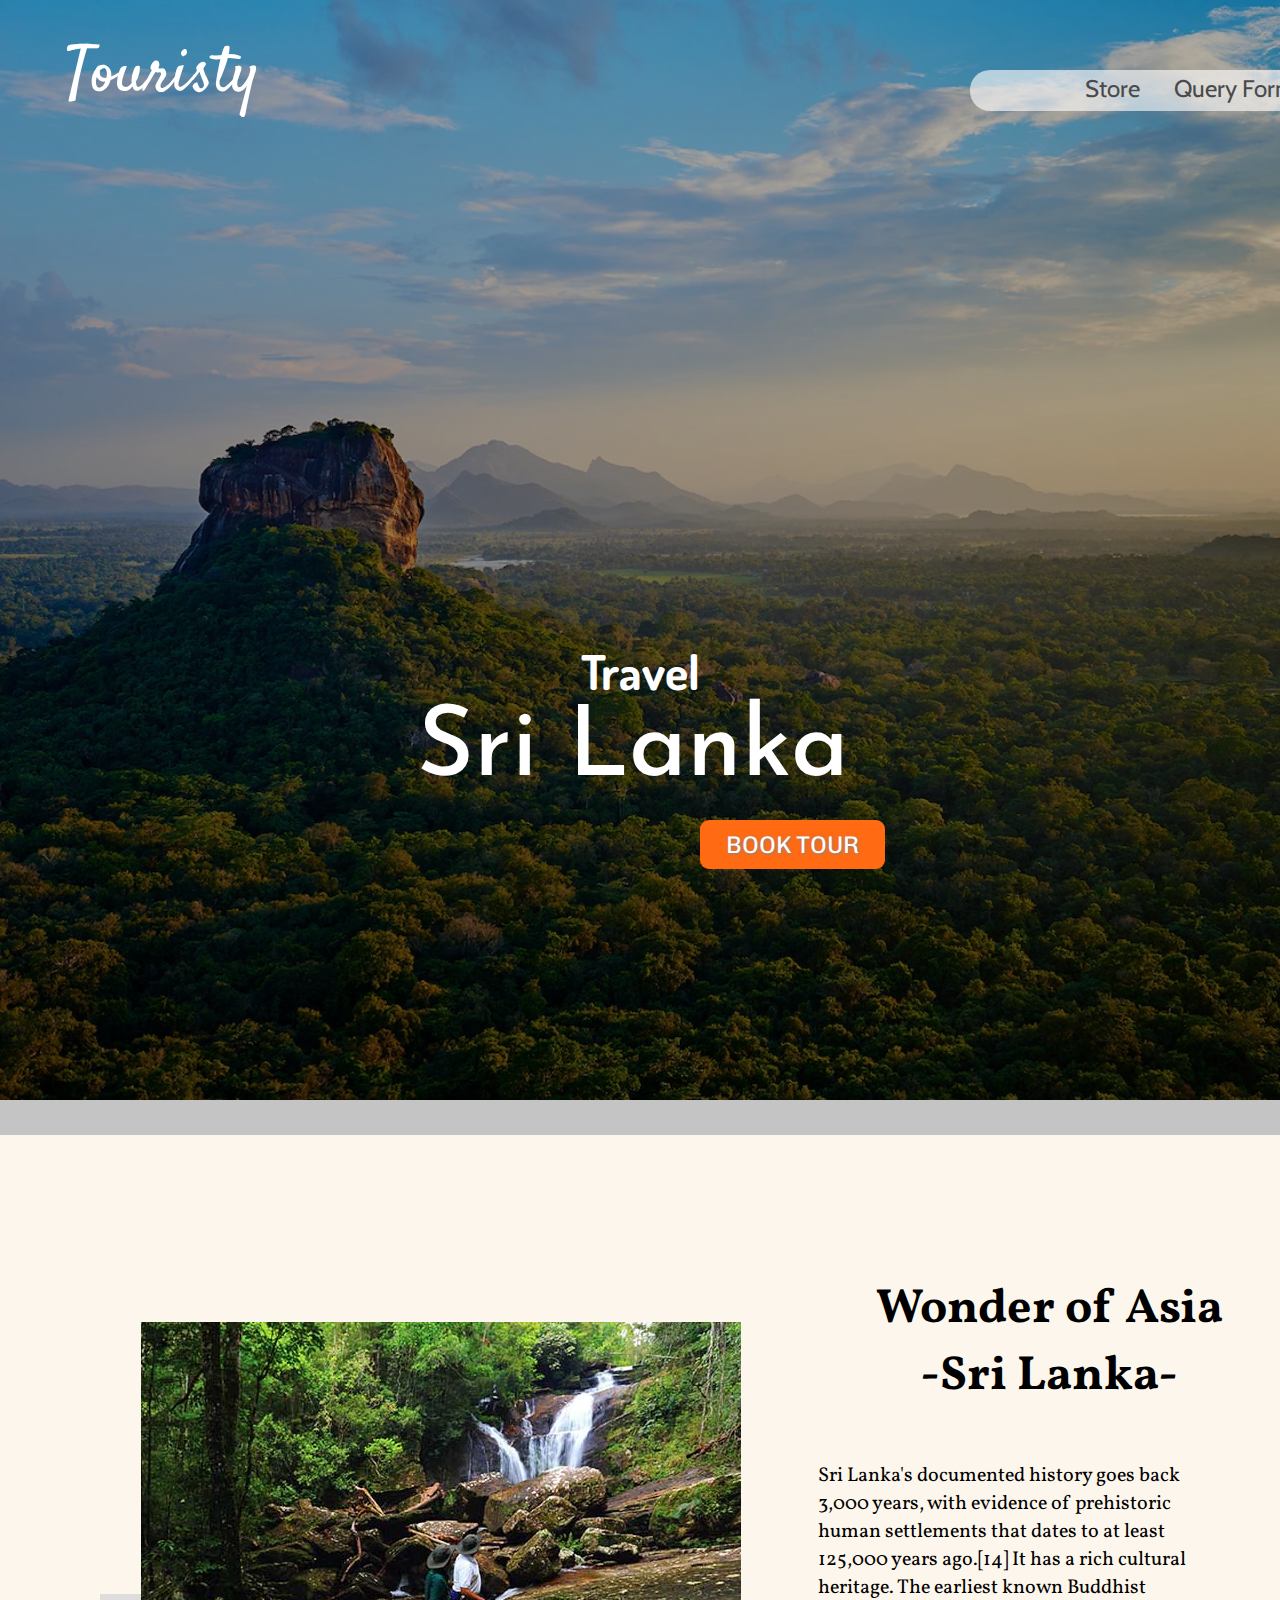
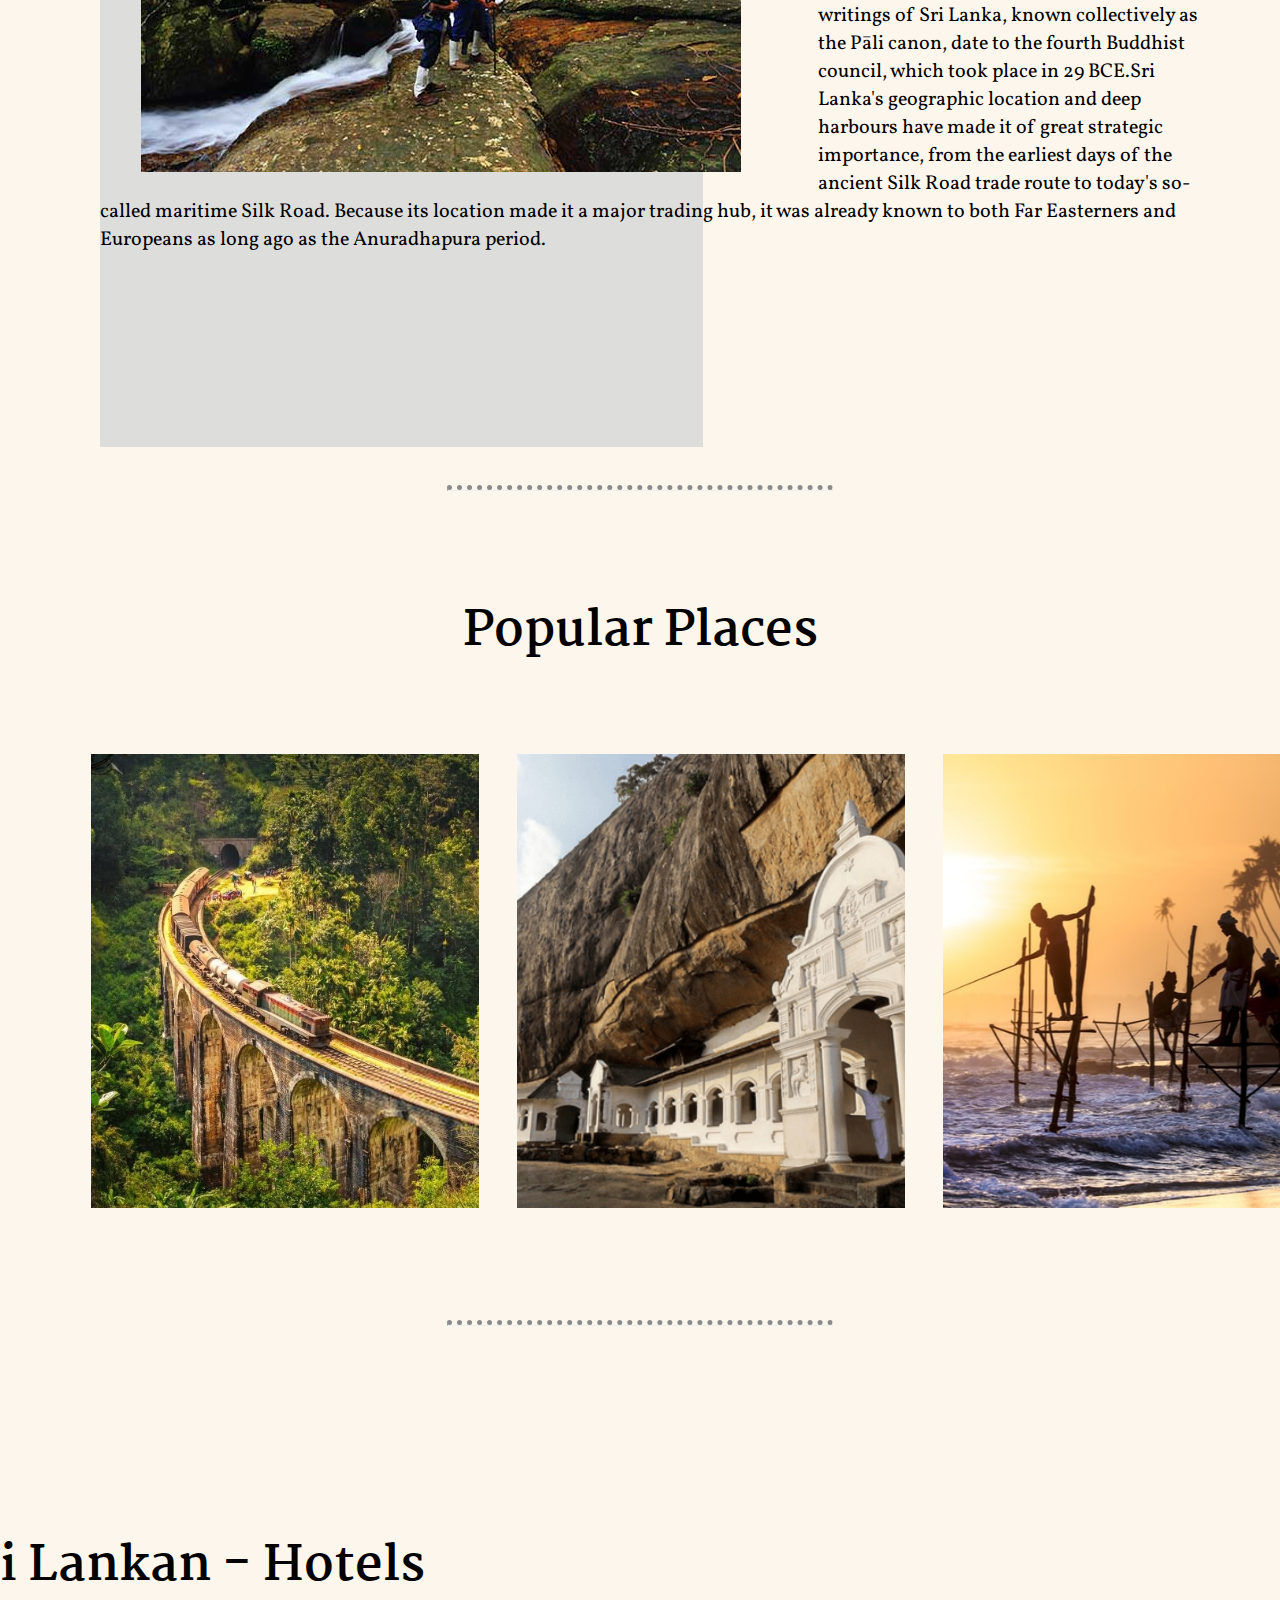
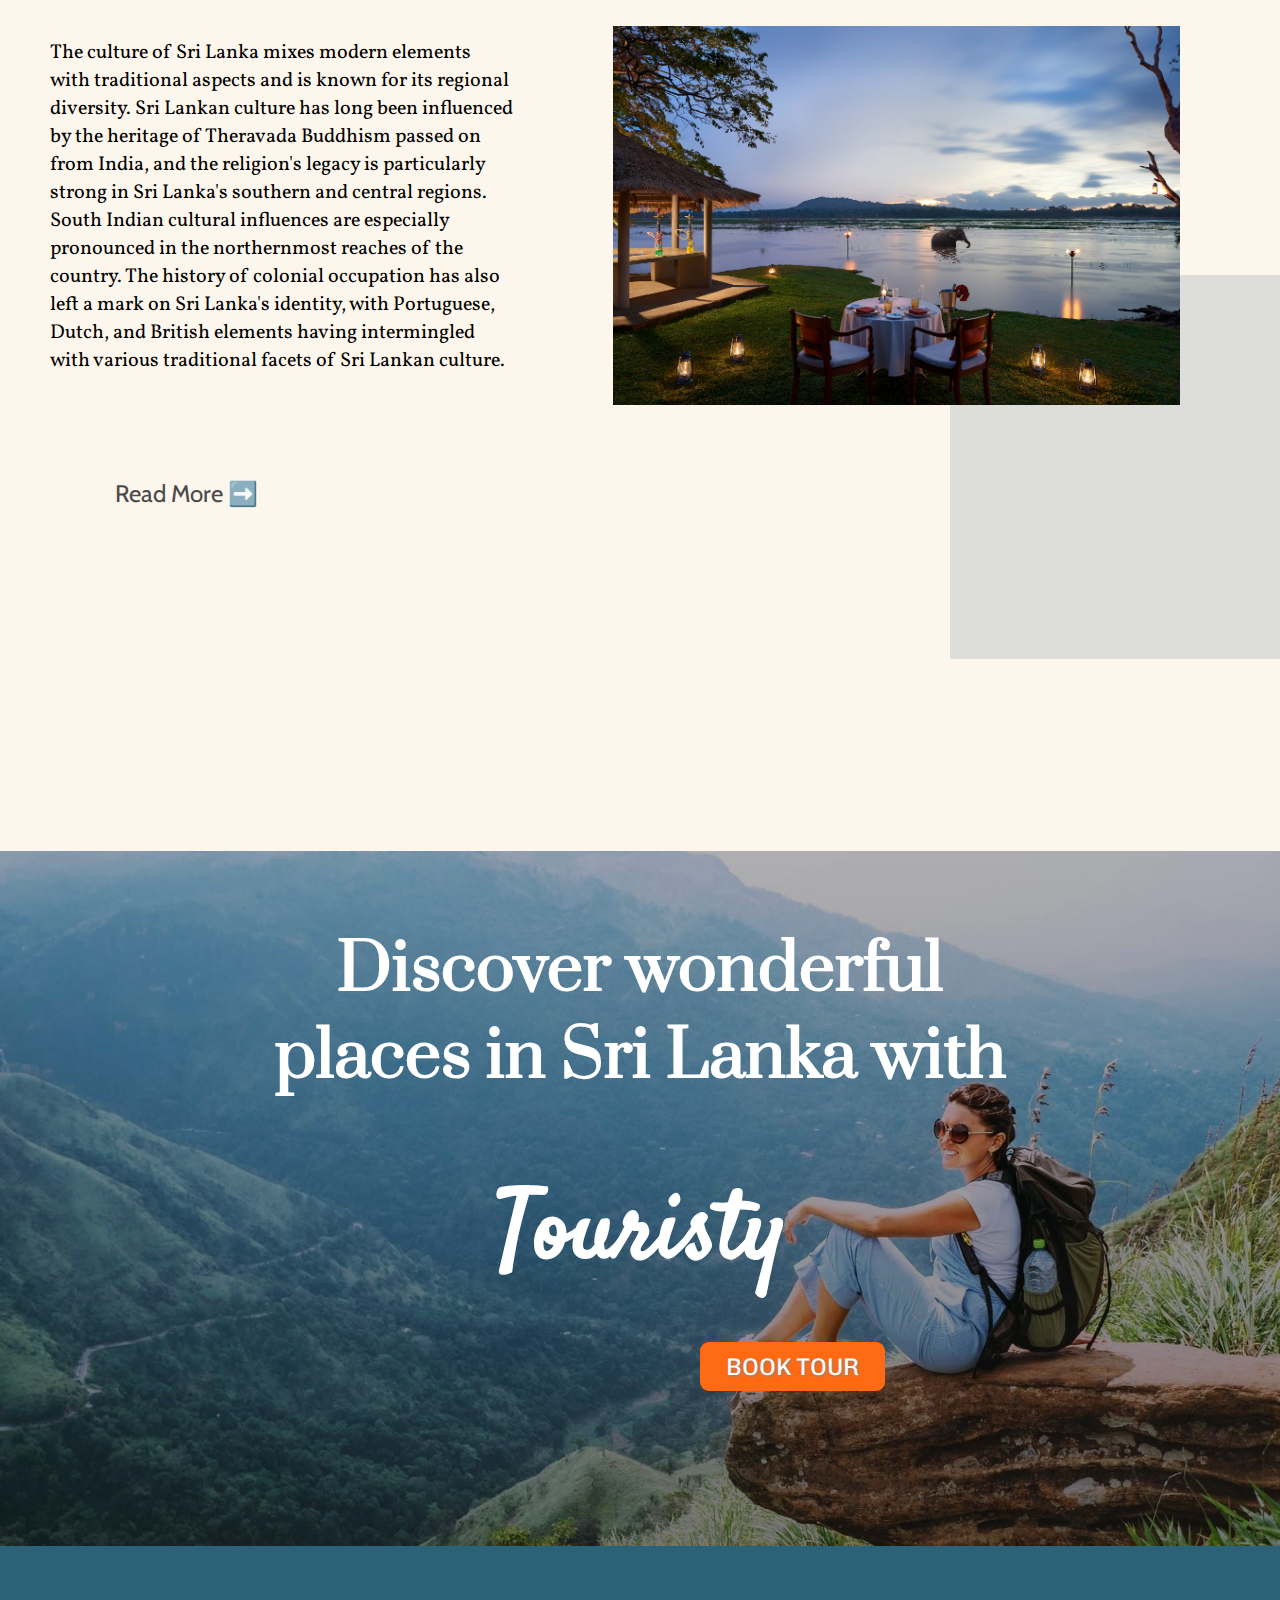
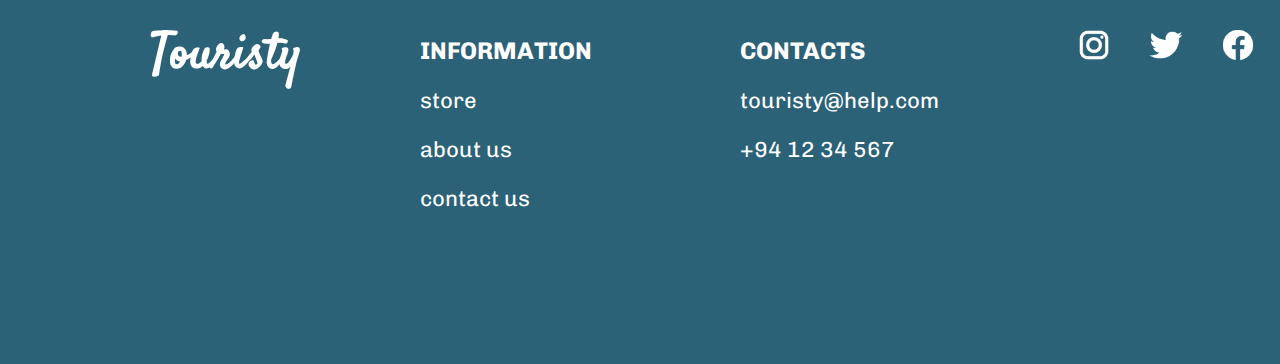
<file: index.html>
<!DOCTYPE html>
<html lang="en">
  <head>
    <meta charset="UTF-8" />
    <meta name="viewport" content="width=device-width, initial-scale=1.0" />
    <link rel="stylesheet" type="text/css" href="style.css" />
    <link rel="icon" href="favicon (1).ico" />
    <title>Touristy</title>
  </head>
  <body>
    <div class="hero-wrapper">
      <div class="nav-bar">
        <div class="logo-wrapper">
          <a class="logo" href="index.html">Touristy</a>
        </div>
        <div class="nav-links">
          <a class="menu-item" href="ProductPurchase.html">Store</a>
          <a class="menu-item" href="QueryForm.html">Query Form</a>
          <a class="menu-item" href="contact-us.html">Contact Us</a>
          <a href="#footer"><img class="menu" src="hamburger.png" /></a>
        </div>
      </div>
      <div class="main-topic">
        <h2 class="trav">Travel</h2>
        <span class="sri">Sri Lanka</span>
        <a href="QueryForm.html"><div class="btn">BOOK TOUR</div></a>
      </div>
    </div>
    <div class="grey-border"></div>
    <div class="about-srilanka">
      <img class="sinharaja-img" src="sinharaja.jpg" alt="sinharaja image" />
      <div class="second-sector">
        <h1 class="second-topic">
          Wonder of Asia <br />
          -Sri Lanka-
        </h1>
        <p class="abt-para">
          Sri Lanka's documented history goes back 3,000 years, with evidence of
          prehistoric human settlements that dates to at least 125,000 years
          ago.[14] It has a rich cultural heritage. The earliest known Buddhist
          writings of Sri Lanka, known collectively as the Pāli canon, date to
          the fourth Buddhist council, which took place in 29 BCE.Sri Lanka's
          geographic location and deep harbours have made it of great strategic
          importance, from the earliest days of the ancient Silk Road trade
          route to today's so-called maritime Silk Road. Because its location
          made it a major trading hub, it was already known to both Far
          Easterners and Europeans as long ago as the Anuradhapura period.
        </p>
        <div class="grey-box"></div>
      </div>
    </div>
    <hr class="dotted-line-two" />
    <div class="places">
      <h1 class="third-topic">Popular Places</h1>
      <div class="grid-container">
        <div class="image">
          <img
            class="popular-places-img"
            src="demodara.jfif"
            alt="demodara-image"
          />
        </div>
        <div class="image">
          <img
            class="popular-places-img"
            src="gal wiharaya.png"
            alt="galvihara-image"
          />
        </div>
        <div class="image">
          <img
            class="popular-places-img"
            src="hikkaduwa.jpg"
            alt="hikkaduwa-image"
          />
        </div>
      </div>
      <hr class="dotted-line" />
      <div class="hotels">
        <img class="hotel-image" src="hotel.jpg" alt="hotel-img" />
        <h1 class="fourth-topic">Sri Lankan - Hotels</h1>
        <p class="hotels-para">
          The culture of Sri Lanka mixes modern elements with traditional
          aspects and is known for its regional diversity. Sri Lankan culture
          has long been influenced by the heritage of Theravada Buddhism passed
          on from India, and the religion's legacy is particularly strong in Sri
          Lanka's southern and central regions. South Indian cultural influences
          are especially pronounced in the northernmost reaches of the country.
          The history of colonial occupation has also left a mark on Sri Lanka's
          identity, with Portuguese, Dutch, and British elements having
          intermingled with various traditional facets of Sri Lankan culture.
        </p>
        <div class="grey-box-two"></div>
        <a
          class="read-more"
          href="https://www.tourismmin.gov.lk/web/index.php/si/"
          >Read More ➡️</a
        >
      </div>
    </div>
    <div class="final-wrapper">
      <div class="tag-line">
        <h1 class="tag">
          Discover wonderful <br />
          places in Sri Lanka with
        </h1>
        <h1 class="site-name">Touristy</h1>
      </div>
      <a href="Query Form.html"><div class="btn">BOOK TOUR</div></a>
    </div>
    <div id="footer" class="footer-section">
      <div class="footer-container">
        <div class="section-one">
          <h1 class="logo-name">Touristy</h1>
        </div>
        <div class="section-two">
          <h2 class="footer-topics">INFORMATION</h2>
          <h3 class="footer-details">store</h3>
          <h3 class="footer-details">about us</h3>
          <h3 class="footer-details">contact us</h3>
        </div>
        <div class="section-three">
          <h2 class="footer-topics">CONTACTS</h2>
          <h3 class="footer-details">touristy@help.com</h3>
          <h3 class="footer-details">+94 12 34 567</h3>
        </div>
        <div class="section-four">
          <a href="https://www.instagram.com/"
            ><img class="social-links" src="insta.png"
          /></a>
          <a href="https://twitter.com/">
            <img class="social-links" src="twitter.png"
          /></a>
          <a href="https://www.facebook.com/"
            ><img class="social-links" src="facebook.png"
          /></a>
        </div>
      </div>
    </div>
  </body>
</html>
</file>
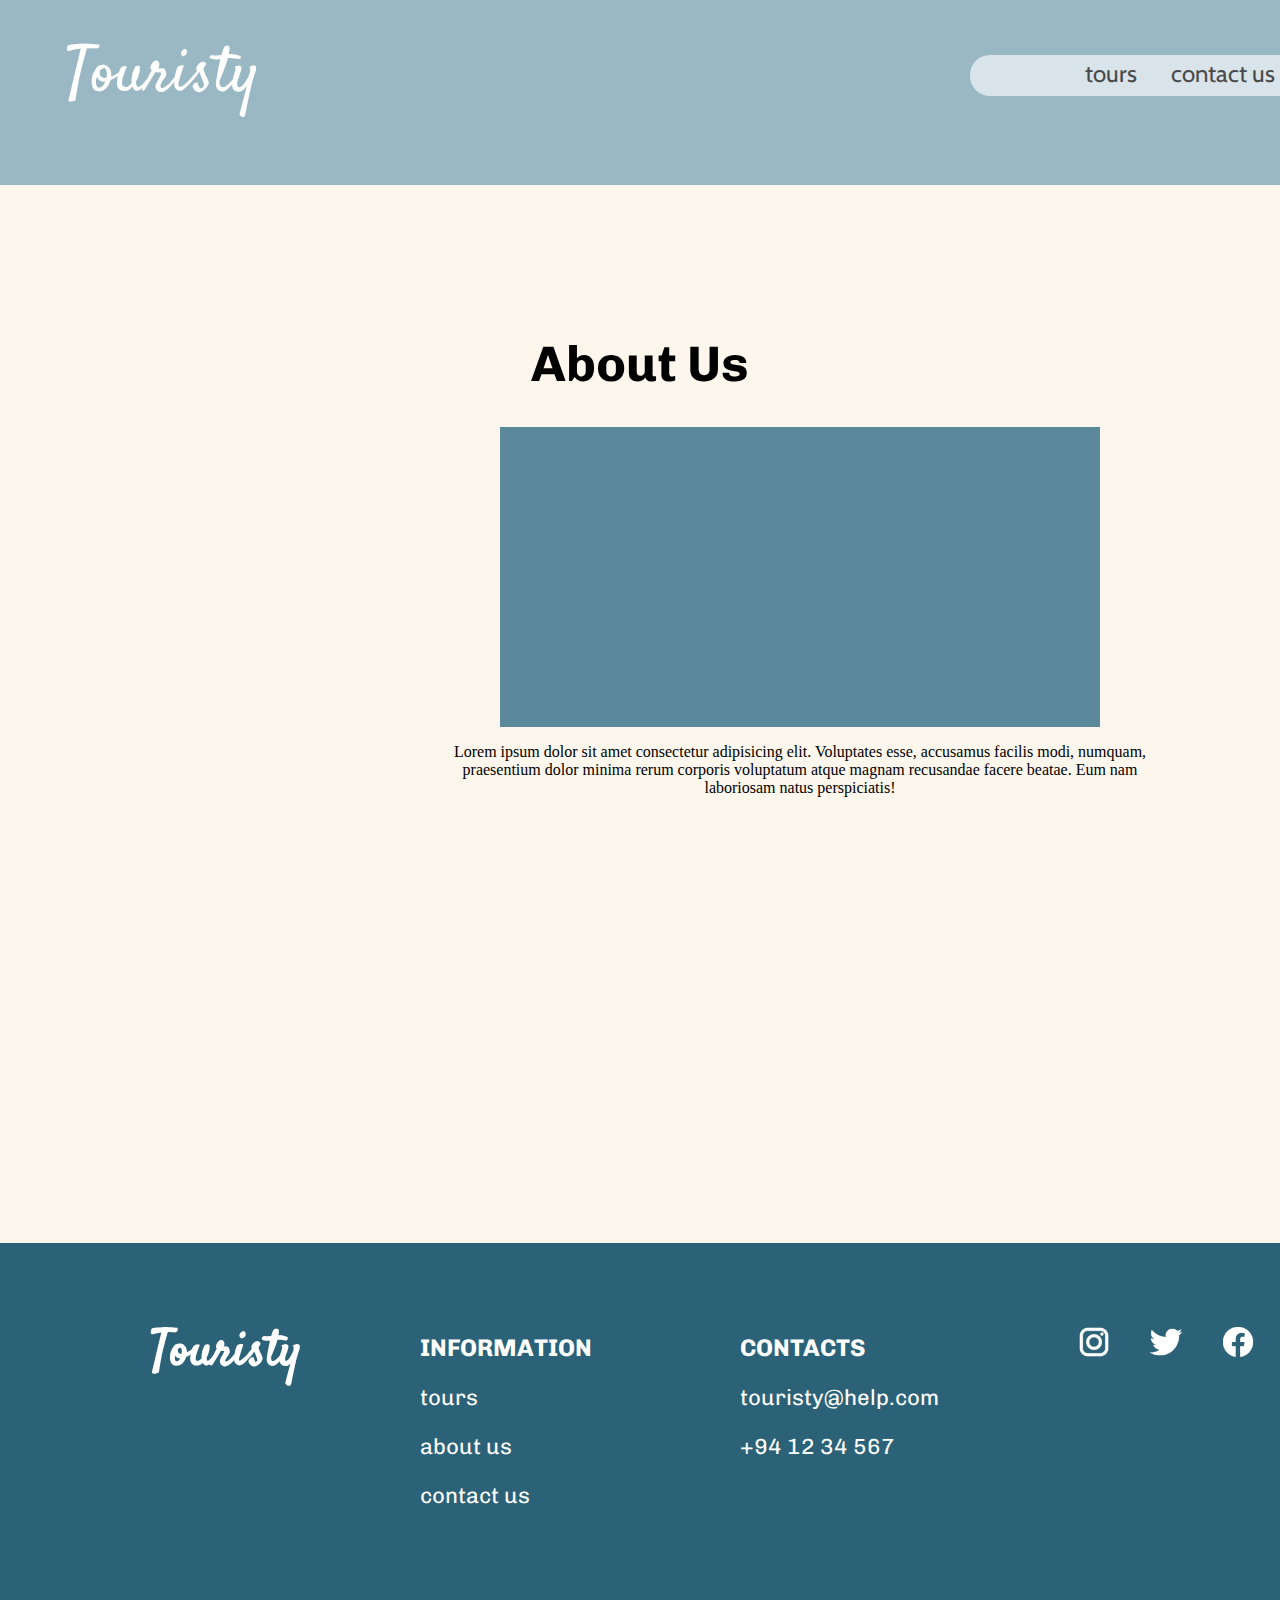
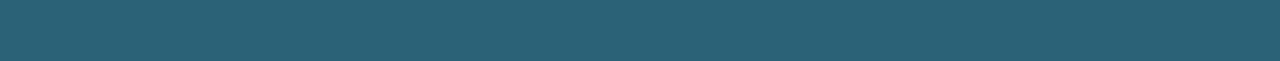
<file: about-us.html>
<!DOCTYPE html>
<html lang="en">
  <head>
    <meta charset="UTF-8" />
    <meta http-equiv="X-UA-Compatible" content="IE=edge" />
    <meta name="viewport" content="width=device-width, initial-scale=1.0" />
    <link rel="stylesheet" type="text/css" href="style.css" />
    <link rel="icon" href="favicon (1).ico" />
    <title>About-Us</title>
  </head>
  <body>
    <div class="logo-wrapper">
      <a class="logo" href="index.html">Touristy</a>
      <div class="header-wrapper"></div>
      <div class="nav-links">
        <a class="menu-item" href="tours.html">tours</a>
        <a class="menu-item" href="contact-us.html">contact us</a>
        <a href="#footer"><img class="menu" src="hamburger.png" /></a>
      </div>
    </div>
    <h1 class="about-us-topic">About Us</h1>
    <div class="pic-container">
      <div class="student"></div>
      <div class="student"></div>
    </div>
    <div class="about-para">
      <p class="details">
        Lorem ipsum dolor sit amet consectetur adipisicing elit. Voluptates
        esse, accusamus facilis modi, numquam, praesentium dolor minima rerum
        corporis voluptatum atque magnam recusandae facere beatae. Eum nam
        laboriosam natus perspiciatis!
      </p>
    </div>
    <div id="footer" class="footer-section">
      <div class="footer-container">
        <div class="section-one">
          <h1 class="logo-name">Touristy</h1>
        </div>
        <div class="section-two">
          <h2 class="footer-topics">INFORMATION</h2>
          <h3 class="footer-details">tours</h3>
          <h3 class="footer-details">about us</h3>
          <h3 class="footer-details">contact us</h3>
        </div>
        <div class="section-three">
          <h2 class="footer-topics">CONTACTS</h2>
          <h3 class="footer-details">touristy@help.com</h3>
          <h3 class="footer-details">+94 12 34 567</h3>
        </div>
        <div class="section-four">
          <a href="https://www.instagram.com/"
            ><img class="social-links" src="insta.png"
          /></a>
          <a href="https://twitter.com/">
            <img class="social-links" src="twitter.png"
          /></a>
          <a href="https://www.facebook.com/"
            ><img class="social-links" src="facebook.png"
          /></a>
        </div>
      </div>
    </div>
  </body>
</html>
</file>
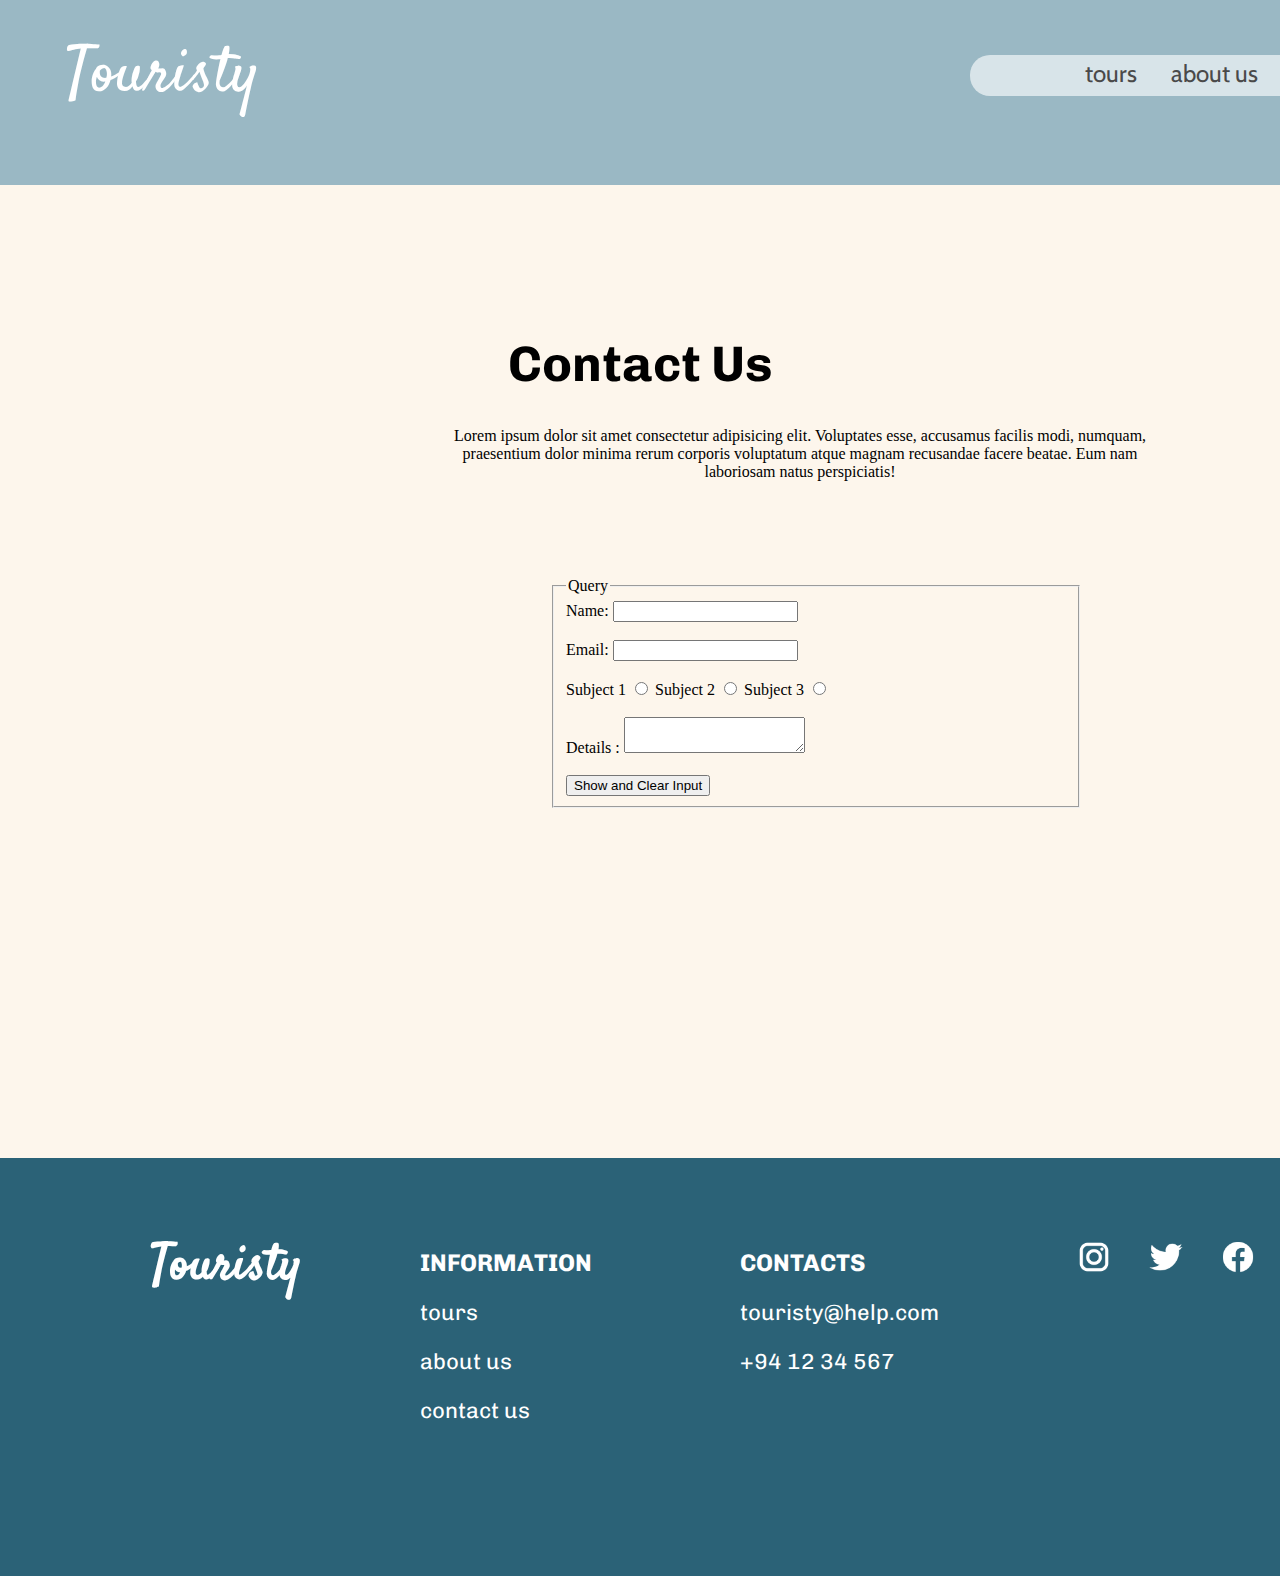
<file: contact-us.html>
<!DOCTYPE html>
<html lang="en">
  <head>
    <meta charset="UTF-8" />
    <meta http-equiv="X-UA-Compatible" content="IE=edge" />
    <meta name="viewport" content="width=device-width, initial-scale=1.0" />
    <link rel="stylesheet" type="text/css" href="style.css" />
    <link rel="icon" href="favicon (1).ico" />
    <title>Contact-us</title>
    <script>
      function showAndClearField(myFormRef) {
        //let name = document.f1.fname.value;
        //alert(name);

        let dname = myFormRef.fname.value;
        let gname = myFormRef.jaddress.value;
        let selectRadioOption = getRadioValue(myFormRef.subject);

        if (gname == "") {
          alert("Details Should be filled out");
        } else {
          alert(gname);
          myFormRef.jaddress.value = "";
        }

        if (dname == "") {
          alert("Name Must be Filled Out");
        } else {
          alert(dname);
          myFormRef.fname.value = "";
        }

        if (selectRadioOption == "1") {
          alert("You have chosen Subject 1");
        } else if (selectRadioOption == "2") {
          alert("You have chosen subject 2");
        } else if (selectRadioOption == "3") {
          alert("You have chosen Subject 3");
        }
      }

      function getRadioValue(radioArray) {
        for (let i = 0; i < radioArray.lenght; i++) {
          if (radioArray[i].checked) {
            return radioArray[i].value;
          }
        }
      }
    </script>
  </head>
  <body>
    <div class="logo-wrapper">
      <a class="logo" href="index.html">Touristy</a>
      <div class="header-wrapper"></div>
      <div class="nav-links">
        <a class="menu-item" href="tours.html">tours</a>
        <a class="menu-item" href="about-us.html">about us</a>
        <a href="#footer"><img class="menu" src="hamburger.png" /></a>
      </div>
    </div>
    <h1 class="about-us-topic">Contact Us</h1>
    <div class="about-para">
      <p class="details">
        Lorem ipsum dolor sit amet consectetur adipisicing elit. Voluptates
        esse, accusamus facilis modi, numquam, praesentium dolor minima rerum
        corporis voluptatum atque magnam recusandae facere beatae. Eum nam
        laboriosam natus perspiciatis!
      </p>
    </div>
    <form class="form" name="f1" action="mailto::*" method="">
      <fieldset class="fieled-set" name="f2" id="f-2">
        <legend class="box">Query</legend>
        <label for="fname">Name:</label>
        <input type="text" name="name" id="fname" size="20" />
        <br /><br />
        <label for="email">Email:</label>
        <input type="email" name="email" id="email" />
        <br /><br />
        <label for="subject 1">Subject 1</label>
        <input type="radio" name="subject" id="subject 1" value="1" />
        <label for="subject 2">Subject 2</label>
        <input type="radio" name="subject" id="subject 2" value="2" />
        <label for="subject 3">Subject 3</label>
        <input type="radio" name="subject" id="subject 3" value="3" />
        <br /><br />
        <label for="jaddress" cols="6" rows="100">Details :</label>
        <textarea name="address" id="jaddress"> </textarea>
        <br /><br />
        <input
          type="button"
          value="Show and Clear Input"
          onclick="showAndClearField(this.form);"
        />
      </fieldset>
    </form>

    <div id="footer" class="footer-section">
      <div class="footer-container">
        <div class="section-one">
          <h1 class="logo-name">Touristy</h1>
        </div>
        <div class="section-two">
          <h2 class="footer-topics">INFORMATION</h2>
          <h3 class="footer-details">tours</h3>
          <h3 class="footer-details">about us</h3>
          <h3 class="footer-details">contact us</h3>
        </div>
        <div class="section-three">
          <h2 class="footer-topics">CONTACTS</h2>
          <h3 class="footer-details">touristy@help.com</h3>
          <h3 class="footer-details">+94 12 34 567</h3>
        </div>
        <div class="section-four">
          <a href="https://www.instagram.com/"
            ><img class="social-links" src="insta.png"
          /></a>
          <a href="https://twitter.com/">
            <img class="social-links" src="twitter.png"
          /></a>
          <a href="https://www.facebook.com/"
            ><img class="social-links" src="facebook.png"
          /></a>
        </div>
      </div>
    </div>
  </body>
</html>
</file>
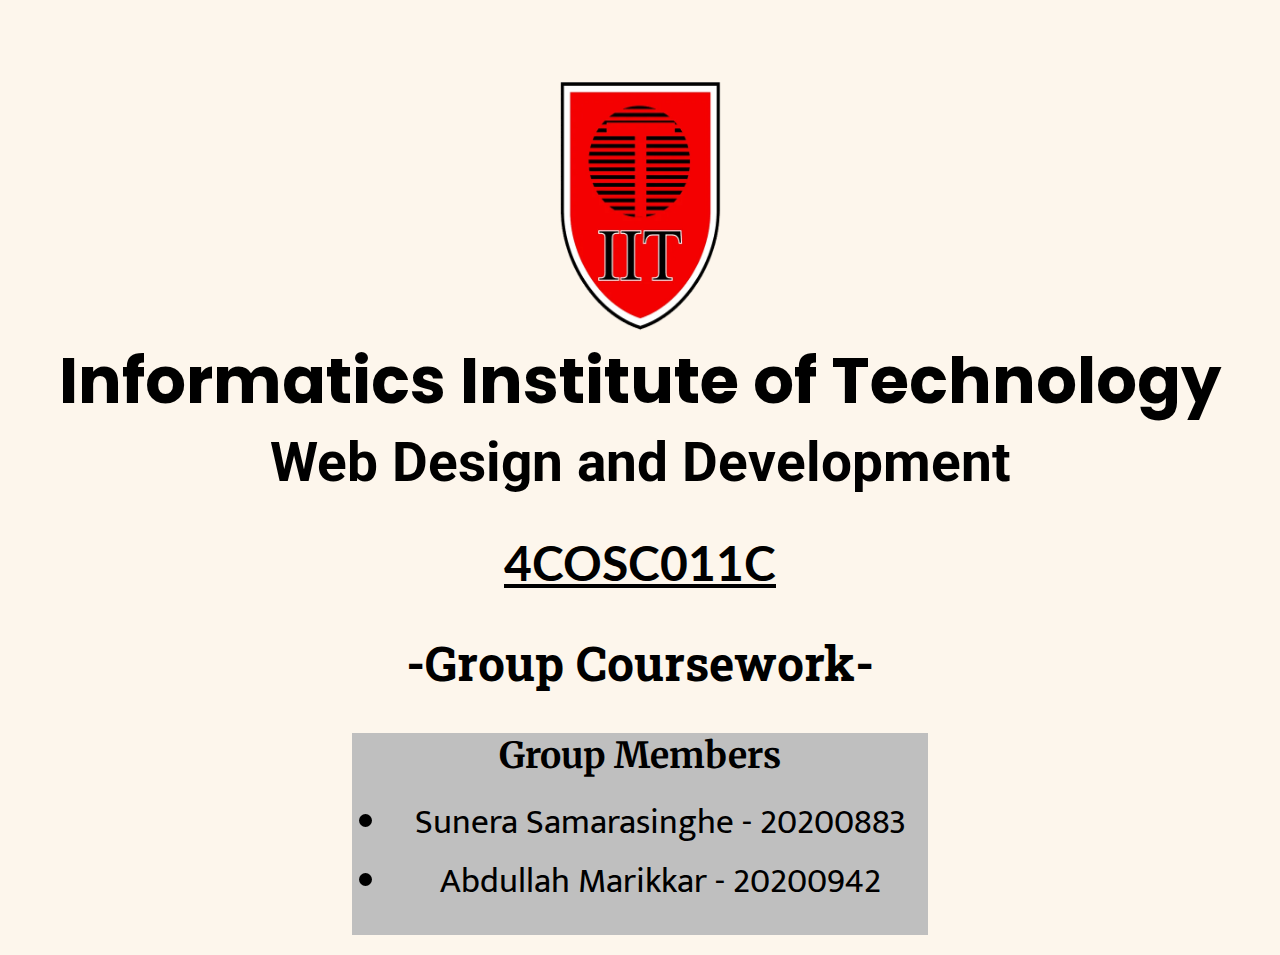
<file: introduction.html>
<!DOCTYPE html>
<html lang="en">
  <head>
    <meta charset="UTF-8" />
    <meta http-equiv="refresh" content="4; index.html" />
    <meta name="viewport" content="width=device-width, initial-scale=1.0" />
    <link rel="stylesheet" tyoe="text/css" href="style.css" />
    <title>Group - B10</title>
  </head>
  <body>
    <dev class="intro-wrapper">
      <img class="iit-logo" src="iit-logo.jpg" alt="iit-logo" />
      <h1 class="iit-name">Informatics Institute of Technology</h1>
      <h2 class="module-name">Web Design and Development</h2>
      <h2 class="module-number">4COSC011C</h2>
      <h2 class="cw-type">-Group Coursework-</h2>
      <dev class="group-one">
        <h2 class="group-members">Group Members</h2>
        <ul class="names">
          <li>Sunera Samarasinghe - 20200883</li>
          <li>Abdullah Marikkar - 20200942</li>
        </ul>
      </dev>
    </dev>
  </body>
</html>
</file>
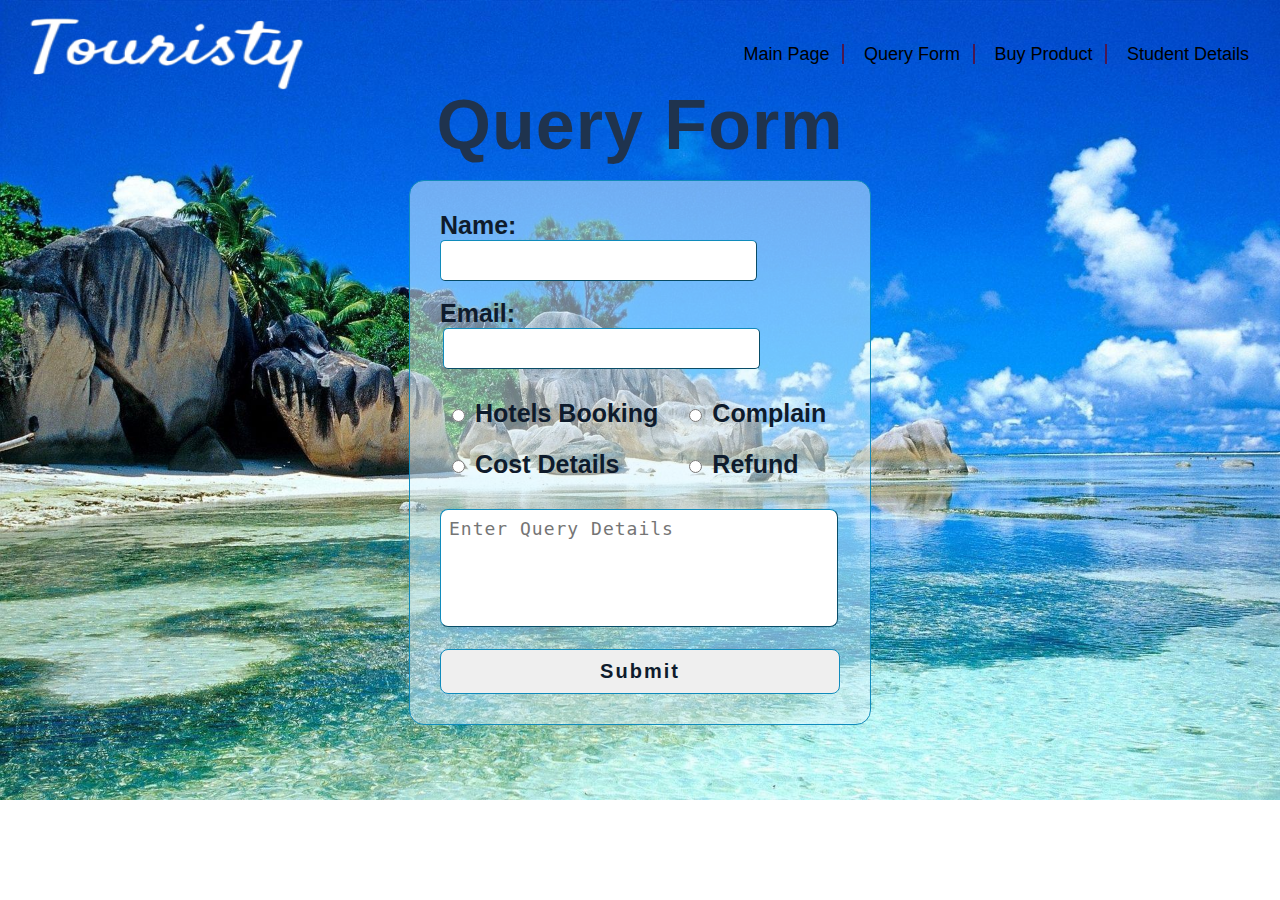
<file: Query Form.html>
<!DOCTYPE html>
<html>
<head>
	<meta charset="utf-8">
	<meta name="viewport" content="width=device-width, initial-scale=1">
	<title>Query Form</title>
	<link rel="stylesheet" href="QueryForm.css">
	<link rel="shortcut icon" type="image/jpg" href="favicon1.png"/>

	<script src="QueryForm.js" crossorigin="anonymous"></script>

</head>
<body>

	<a href=""><img class="logo" src="Logo Touristy.png" alt="" width="304" height="80"></a>

    <nav>
        <div class="centerNavBar">
            <ul>
                <li><i class="fa-solid fa-house"></i>            <a href="" class="withoutLast">Main Page</a></li>
                <li><i class="fa-solid fa-envelope-open"></i>    <a href="" class="withoutLast">Query Form</a></li>
                <li><i class="fa-solid fa-cart-shopping"></i>    <a href="" class="withoutLast">Buy Product</a></li>
                <li><i class="fa-solid fa-user-group"></i>       <a href="#" >Student Details</a></li>
            </ul>
        </div>
    </nav>

	<h1>Query Form</h1>

	<div class="emailForm-center">
		<form class="emailForm">
			<label class="queryFormName">Name:  
				<input type="text" class="nameInput" id="checkName">
			</label><br><br>
			<label class="queryFormEmail">Email: 
				<input type="email" class="emailInput" id="checkEmail">
			</label><br><br>
			<table>
				<tr>
					<td>
						<label class="queryFormRadio">
							<input type="radio"  name="querySubject" id="radioBook" value="Booking">Hotels Booking
						</label>
					</td>
					<td>
						<label class="queryFormRadio">
							<input type="radio"  name="querySubject" id="radioComplain" value="Postpone">Complain
						</label>
					</td>
				</tr>
				<tr>
					<td>
						<label class="queryFormRadio">
							<input type="radio"  name="querySubject" id="radioCost" value="Cancelation">Cost Details
						</label>
					</td>
					<td>
						<label class="queryFormRadio">
							<input type="radio"  name="querySubject" id="radioRefund" value="Refund" >Refund
						</label>
					</td>
				</tr>
			</table><br>

			<textarea id="queryTextArea" cols="15" rows="8" placeholder="Enter Query Details"></textarea><br><br>	

			<input type="button" class="checkBtn" onclick="movebtn()" value="Submit">

		</form> <br><br><br>
		
	</div>

	
	<div class="popUpForm-center">
		<div id="myModal" class="popUpForm">

			<div class="check-Form">
				<form id="checkedQueryForm">
					<label class="namePopUpLabel">Name: 
						<span class="inputPopUpForm" id="namePopUp"></span>
					</label><br><br>

					<label class="emailPopUpLabel">Email: 
						<span class="inputPopUpForm" id="emailPopUp"></span>
					</label><br><br>

					<label class="subjectPopUpLabel">Subject: 
						<span class="inputPopUpForm" id="confoirmRadio"></span>
					</label><br><br>

					<label class="detailsPopUpLabel">Details: 
						<textarea id="popUpdetails" cols="15" rows="8" readonly></textarea>
					</label><br>
					
					
				</form>
				<br>
				<div class="submitbuttons">
					<button class="close btn" onclick="editFrame()">Edit</button>
					<button id="submitBtn" onclick="submitCheckedForm(), location.href='mailto:abdullah.20200942@iit.ac.lk'">Submit</button>
				</div>
			</div>
		</div>
	</div>
	<br><br>

	<script src="QueryForm.js"></script>
</body>
</html>
</file>
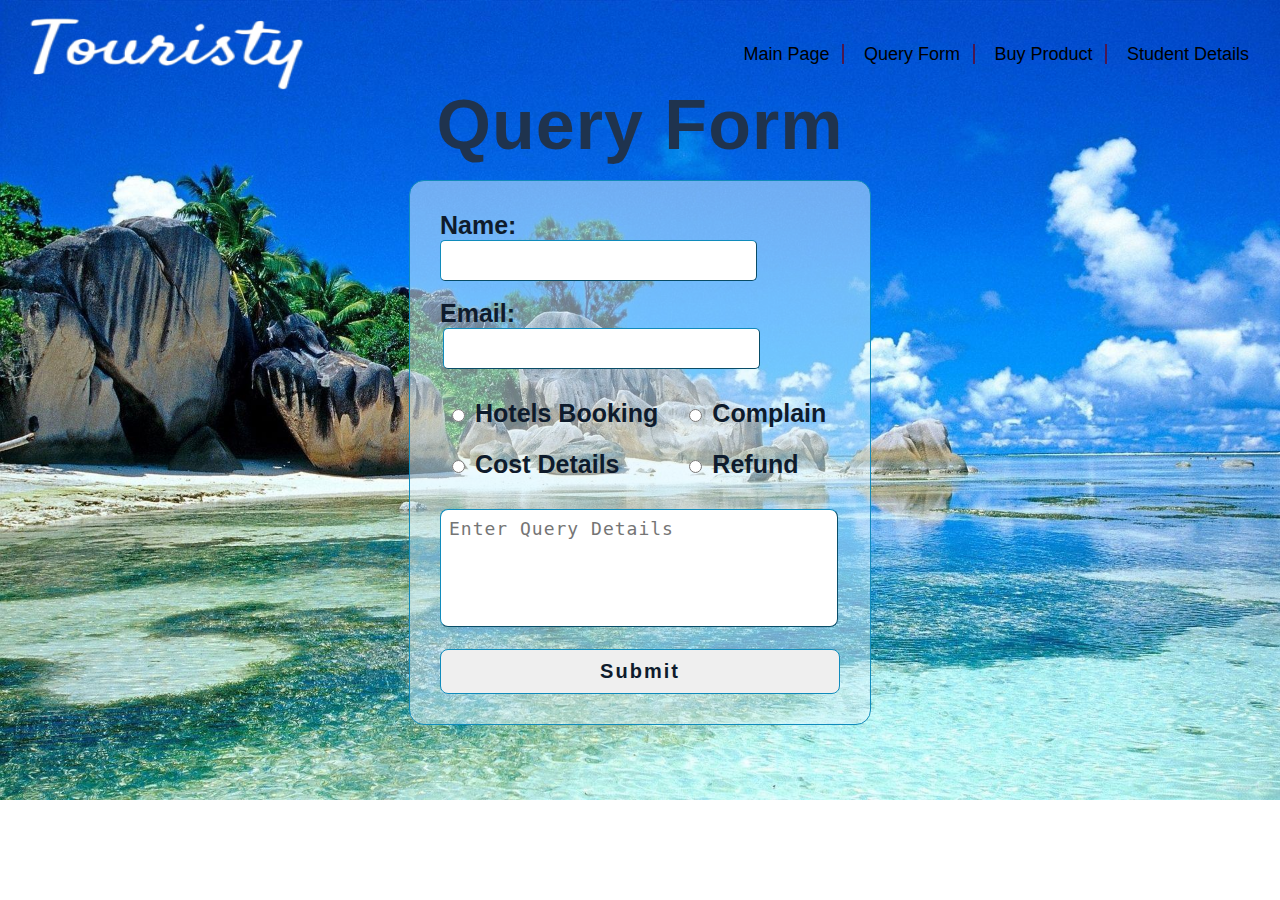
<file: QueryForm.html>
<!DOCTYPE html>
<html lang="en">
<head>
	<meta charset="utf-8">
	<meta name="viewport" content="width=device-width, initial-scale=1">
	<title>Query Form</title>
	<link rel="stylesheet" href="QueryForm.css">
	<link rel="shortcut icon" type="image/jpg" href="favicon1.png"/>

	<script src="QueryForm.js" crossorigin="anonymous"></script>

</head>
<body>

	<a href=""><img class="logo" src="LogoTouristy.png" alt="" width="304" height="80"></a>

    <nav>
        <div class="centerNavBar">
            <ul>
                <li><i class="fa-solid fa-house"></i>            <a href="index.html" class="withoutLast">Main Page</a></li>
                <li><i class="fa-solid fa-envelope-open"></i>    <a href="QueryForm.html" class="withoutLast">Query Form</a></li>
                <li><i class="fa-solid fa-cart-shopping"></i>    <a href="ProductPurchase.html" class="withoutLast">Buy Product</a></li>
                <li><i class="fa-solid fa-user-group"></i>       <a href="contact-us.html" >Student Details</a></li>
            </ul>
        </div>
    </nav>

	<h1>Query Form</h1>

	<div class="emailForm-center">
		<form class="emailForm">
			<label class="queryFormName">Name:  
				<input type="text" class="nameInput" id="checkName">
			</label><br><br>
			<label class="queryFormEmail">Email: 
				<input type="email" class="emailInput" id="checkEmail">
			</label><br><br>
			<table>
				<tr>
					<td>
						<label class="queryFormRadio">
							<input type="radio"  name="querySubject" id="radioBook" value="Booking">Hotels Booking
						</label>
					</td>
					<td>
						<label class="queryFormRadio">
							<input type="radio"  name="querySubject" id="radioComplain" value="Postpone">Complain
						</label>
					</td>
				</tr>
				<tr>
					<td>
						<label class="queryFormRadio">
							<input type="radio"  name="querySubject" id="radioCost" value="Cancelation">Cost Details
						</label>
					</td>
					<td>
						<label class="queryFormRadio">
							<input type="radio"  name="querySubject" id="radioRefund" value="Refund" >Refund
						</label>
					</td>
				</tr>
			</table><br>

			<textarea id="queryTextArea" cols="15" rows="8" placeholder="Enter Query Details"></textarea><br><br>	

			<input type="button" class="checkBtn" onclick="movebtn()" value="Submit">

		</form> <br><br><br>
		
	</div>

	
	<div class="popUpForm-center">
		<div id="myModal" class="popUpForm">

			<div class="check-Form">
				<form id="checkedQueryForm">
					<label class="namePopUpLabel">Name: 
						<span class="inputPopUpForm" id="namePopUp"></span>
					</label><br><br>

					<label class="emailPopUpLabel">Email: 
						<span class="inputPopUpForm" id="emailPopUp"></span>
					</label><br><br>

					<label class="subjectPopUpLabel">Subject: 
						<span class="inputPopUpForm" id="confoirmRadio"></span>
					</label><br><br>

					<label class="detailsPopUpLabel">Details: 
						<textarea id="popUpdetails" cols="15" rows="8" readonly></textarea>
					</label><br>
					
					
				</form>
				<br>
				<div class="submitbuttons">
					<button class="close btn" onclick="editFrame()">Edit</button>
					<button id="submitBtn" onclick="submitCheckedForm(), location.href='mailto:abdullah.20200942@iit.ac.lk'">Submit</button>
				</div>
			</div>
		</div>
	</div>
	<br><br>

	<script src="QueryForm.js"></script>
</body>
</html>
</file>
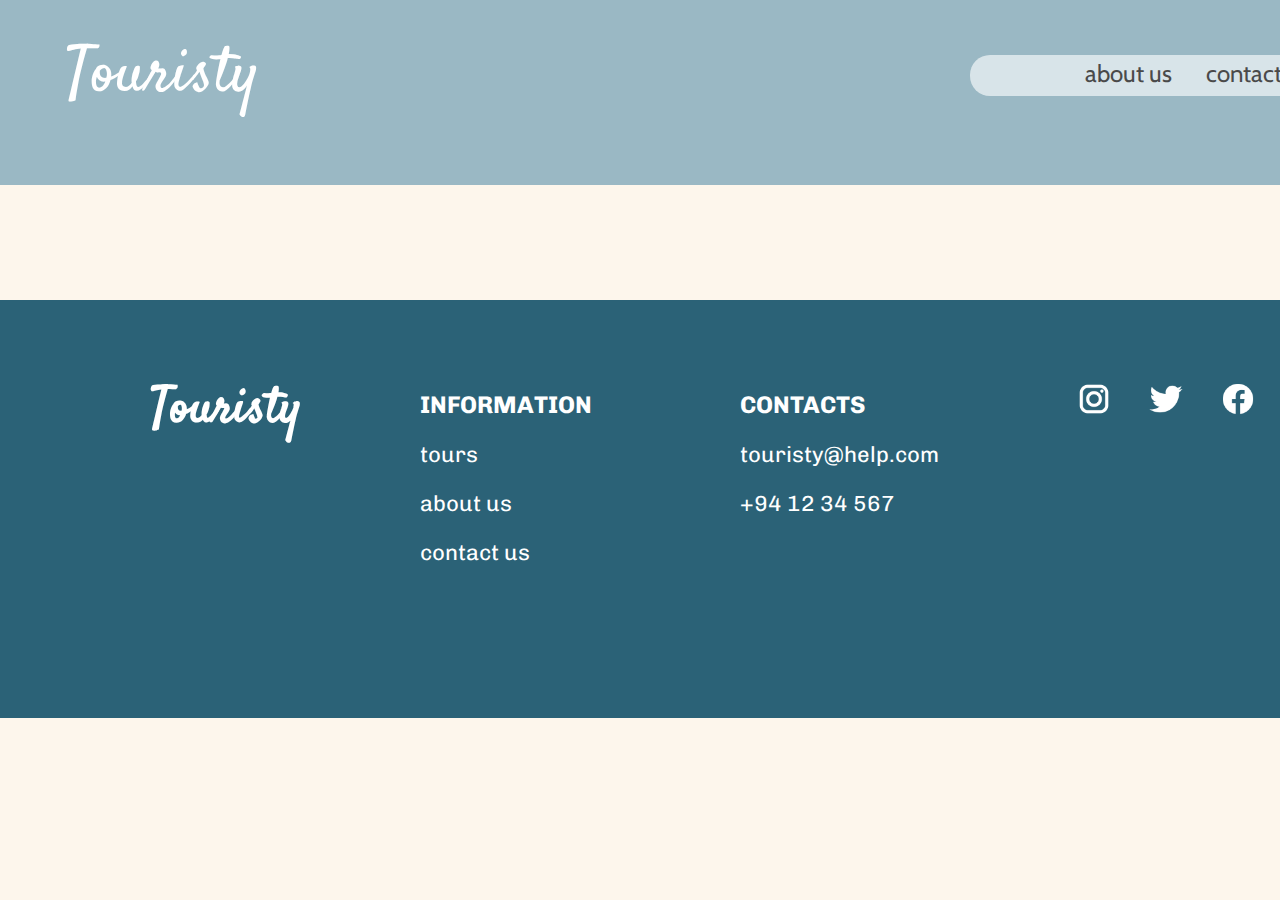
<file: tours.html>
<!DOCTYPE html>
<html lang="en">
  <head>
    <meta charset="UTF-8" />
    <meta http-equiv="X-UA-Compatible" content="IE=edge" />
    <meta name="viewport" content="width=device-width, initial-scale=1.0" />
    <link rel="stylesheet" type="text/css" href="style.css" />
    <link rel="icon" href="favicon (1).ico" />
    <title>About-Us</title>
  </head>
  <body>
    <div class="logo-wrapper">
      <a class="logo" href="index.html">Touristy</a>
      <div class="header-wrapper"></div>
      <div class="nav-links">
        <a class="menu-item" href="about-us.html">about us</a>
        <a class="menu-item" href="contact-us.html">contact us</a>
        <a href="#footer"><img class="menu" src="hamburger.png" /></a>
      </div>
    </div>

    <div id="footer" class="footer-section">
      <div class="footer-container">
        <div class="section-one">
          <h1 class="logo-name">Touristy</h1>
        </div>
        <div class="section-two">
          <h2 class="footer-topics">INFORMATION</h2>
          <h3 class="footer-details">tours</h3>
          <h3 class="footer-details">about us</h3>
          <h3 class="footer-details">contact us</h3>
        </div>
        <div class="section-three">
          <h2 class="footer-topics">CONTACTS</h2>
          <h3 class="footer-details">touristy@help.com</h3>
          <h3 class="footer-details">+94 12 34 567</h3>
        </div>
        <div class="section-four">
          <a href="https://www.instagram.com/"
            ><img class="social-links" src="insta.png"
          /></a>
          <a href="https://twitter.com/">
            <img class="social-links" src="twitter.png"
          /></a>
          <a href="https://www.facebook.com/"
            ><img class="social-links" src="facebook.png"
          /></a>
        </div>
      </div>
    </div>
  </body>
</html>
</file>
<file: style.css>
@import url("https://fonts.googleapis.com/css2?family=Satisfy&display=swap");
@import url("https://fonts.googleapis.com/css2?family=Josefin+Sans&display=swap");
@import url("https://fonts.googleapis.com/css2?family=Dosis&display=swap");
@import url("https://fonts.googleapis.com/css2?family=Cabin&display=swap");
@import url("https://fonts.googleapis.com/css2?family=Vollkorn&display=swap");
@import url("https://fonts.googleapis.com/css2?family=Martel:wght@700&display=swap");
@import url("https://fonts.googleapis.com/css2?family=Prata&display=swap");
@import url("https://fonts.googleapis.com/css2?family=Chivo:wght@700&display=swap");
@import url("https://fonts.googleapis.com/css2?family=Chivo&display=swap");
@import url("https://fonts.googleapis.com/css2?family=Poppins:wght@600&display=swap");
@import url("https://fonts.googleapis.com/css2?family=Roboto&display=swap");
@import url("https://fonts.googleapis.com/css2?family=Lato&display=swap");
@import url("https://fonts.googleapis.com/css2?family=Roboto+Slab:wght@600&display=swap");
@import url("https://fonts.googleapis.com/css2?family=Merriweather:wght@700&display=swap");
@import url("https://fonts.googleapis.com/css2?family=Mukta&display=swap");

body {
  margin: 0;
  background-color: #fdf6ec;
}

html {
  scroll-behavior: smooth;
}

.hero-wrapper {
  background-image: linear-gradient(
      0deg,
      rgba(0, 0, 0, 0.475),
      rgba(0, 0, 0, 0.3)
    ),
    url("/sigiriya.jpg");
  background-size: cover;
  height: 1100px;
  width: 100%;
}

.logo {
  font-family: "Satisfy", cursive;
  text-decoration: none;
  font-size: 64px;
  color: white;
  margin: 0;
  position: relative;
  left: 50px;
  top: 30px;
}

.menu-item {
  position: relative;
  bottom: 30px;
}

.nav-links {
  position: relative;
  width: 615px;
  height: 41px;
  left: 970px;
  bottom: 230px;
  background: rgba(255, 255, 255, 0.62);
  border-radius: 20px 0px 0px 20px;
}

.nav-links :hover {
  text-decoration: underline;
  color: #ffffff;
}

a {
  position: relative;
  bottom: 20px;
  left: 100px;
  padding: 10px 15px 5px 15px;
  font-family: "Cabin", sans-serif;
  color: #4a4a4a;
  font-size: 24px;
  text-decoration: none;
}

.menu {
  width: 32px;
  margin-left: 40px;
  margin-top: 25px;
  margin-right: 60px;

  /* position: relative;
  left: 60px;
  top: 5px; */
}

.main-topic {
  position: relative;
  top: 300px;
  margin: auto;
  text-align: center;
  color: white;
}

.trav {
  font-family: "Dosis", sans-serif;
  font-size: 48px;
  margin: 0;
}

.sri {
  display: inline;
  font-family: "Josefin Sans", sans-serif;
  font-size: 98px;
  font-weight: 500;
}

.grey-border {
  height: 35px;
  background-color: #c4c4c4;
}

.sinharaja-img {
  float: left;
  margin-top: 187px;
  margin-right: 77px;
  margin-left: 141px;
}

.second-topic {
  padding-top: 141px;
  margin-top: 0;
  font-family: "Vollkorn", serif;
  font-size: 48px;
  text-align: center;
}
.abt-para {
  padding: 20px 60px 0 100px;
  text-align: left;
  font-size: 20px;
  font-family: "Vollkorn", serif;
}

.grey-box {
  background-color: #dadadaeb;
  height: 453px;
  width: 603px;
  position: relative;
  bottom: 280px;
  left: 100px;
  z-index: -1;
}

.third-topic {
  font-family: "Martel", serif;
  font-size: 48px;
  text-align: center;
  margin-top: 100px;
  position: relative;
  bottom: 250px;
}

.popular-places-img {
  height: 454px;
  width: 388px;
  object-fit: cover;
  position: relative;
  left: 90px;
  bottom: 200px;
}

.grid-container {
  display: grid;
  grid-template-columns: 33.3% 33.3% 33.3%;
  justify-content: center;
}

.dotted-line {
  background-color: none;
  border-top: 5px dotted #8c8b8b;
  width: 30%;
  position: relative;
  bottom: 100px;
  margin-bottom: 100px;
}

.dotted-line-two {
  background-color: none;
  border-top: 5px dotted #8c8b8b;
  width: 30%;
  position: relative;
  bottom: 250px;
  margin-bottom: 100px;
}

.hotel-image {
  float: right;
  height: 379px;
  width: 567px;
  margin-top: 100px;
  margin-right: 100px;
  padding: 0 0 0 100px;
}

.fourth-topic {
  font-family: "Martel", serif;
  font-size: 48px;
  text-align: center;
  position: relative;
  right: 70px;
}

.hotels-para {
  text-align: left;
  font-size: 20px;
  font-family: "Vollkorn", serif;
  padding: 0 0 0 50px;
}

.grey-box-two {
  background-color: #dadadaeb;
  width: 568px;
  height: 384px;
  z-index: -1;
  position: relative;
  left: 950px;
  bottom: 120px;
}

.read-more {
  position: relative;
  bottom: 300px;
  left: 100px;
}

.read-more:hover {
  text-decoration: underline;
  color: #fc9d6a;
}
.final-wrapper {
  background-image: linear-gradient(
      0deg,
      rgba(0, 0, 0, 0.475),
      rgba(0, 0, 0, 0.3)
    ),
    url("/hill.jpg");
  background-size: cover;
  height: 695px;
}

.tag {
  font-family: "Prata", serif;
  font-size: 64px;
  color: white;
  text-align: center;
  position: relative;
  top: 75px;
}

.site-name {
  font-family: "Satisfy", cursive;
  font-size: 96px;
  color: white;
  text-align: center;
  position: relative;
  top: 75px;
}

.btn {
  background: #ff6a13;
  border-radius: 9px;
  text-shadow: 1px 1px 3px #858585;
  font-family: "Chivo", sans-serif;
  color: #ffffff;
  font-size: 24px;
  padding: 10px 20px 10px 20px;
  text-decoration: none;
  text-align: center;
  width: 145px;
  position: relative;
  top: 40px;
  left: 600px;
}

.btn:hover {
  background: #fc9d6a;
  text-decoration: none;
}

.footer-section {
  background-color: #2b6277;
  height: 418px;
}

.footer-container {
  display: grid;
  grid-template-columns: 25% 25% 25% 25%;
  justify-content: center;
}

.logo-name {
  font-family: "Satisfy", cursive;
  font-size: 50px;
  color: #ffffff;
  padding-left: 150px;
  padding-top: 40px;
}

.footer-topics {
  font-family: "Chivo", sans-serif;
  font-size: 24px;
  color: #ffffff;
  padding-top: 70px;
  padding-left: 100px;
}

.footer-details {
  font-family: "Chivo", sans-serif;
  font-weight: 400;
  font-size: 22px;
  color: #ffffff;
  padding-left: 100px;
}

.footer-details:hover {
  color: #bbf6fa;
}

.social-links {
  height: 38px;
  width: 38px;
  color: #ffffff;
  padding-top: 100px;
}

/* ------------------------------------------Introduction page css goes below here---------------------------------------- */

.intro-wrapper {
  text-align: center;
}

.iit-logo {
  display: block;
  height: 251px;
  width: 228px;
  margin-top: 80px;
  margin-left: auto;
  margin-right: auto;
}

.iit-name {
  font-family: "Poppins", sans-serif;
  font-size: 64px;
  margin-top: 2px;
  margin-bottom: 2px;
}

.module-name {
  font-family: "Roboto", sans-serif;
  font-size: 55px;
  margin-top: 2px;
  margin-bottom: 2px;
}

.module-number {
  font-family: "Lato", sans-serif;
  font-size: 48px;
  text-decoration: underline;
}

.cw-type {
  font-family: "Roboto Slab", serif;
  font-size: 48px;
}

.group-one {
  display: block;
  width: 576px;
  height: 202px;
  background-color: rgb(191, 191, 191);
  margin-left: auto;
  margin-right: auto;
  margin-bottom: 20px;
}

.group-members {
  font-family: "Merriweather", serif;
  font-size: 36px;
  margin-bottom: 0;
}

.names {
  font-family: "Mukta", sans-serif;
  font-size: 35px;
  padding-top: 0;
  position: relative;
  bottom: 20px;
}

/* ------------------------------------------About-us page css goes below here---------------------------------------- */

.header-wrapper {
  height: 192.5px;
  background-color: #9ab8c4;
  position: relative;
  bottom: 100px;
  z-index: -1;
}

.logo-wrapper {
  height: 300px;
}

.about-us-topic {
  text-align: center;
  font-family: "Chivo", sans-serif;
  font-size: 50px;
}

.pic-container {
  display: grid;
  grid-template-columns: 50% 50%;
  background-color: #5b899b;
  height: 300px;
  width: 600px;
  position: relative;
  left: 500px;
}


/* ------------------------------------------contact-us page css goes below here---------------------------------------- */

#f-2 {
  width: 500px;
  position: relative;
  left: 550px;
  bottom: 350px;
}

.about-para {
  height: 500px;
  width: 700px;
  text-align: center;
  position: relative;
  left: 450px;
}
</file>
<file: QueryForm.css>
/*********************************   top of the page *******************************************************************/

body {
  font-family: -apple-system, BlinkMacSystemFont, 'Segoe UI', Roboto, Oxygen, Ubuntu, Cantarell, 'Open Sans', 'Helvetica Neue', sans-serif;
  background-image: url("beach.jpg");
  background-repeat: no-repeat;
  background-size: cover;
}

/******************* Navigation Bar **************************/

.logo{
  position: fixed;
  padding: 2px;
  border-radius: 20px;
}

.centerNavBar{
  display: flex;
    justify-content: right;
    padding-top: 1%;
}

ul {
  margin: 0;
  padding-right: 0;
  padding-top: 5px;
    
}

li {
  display:inline;
  font-size: 18px;
  padding-right: 10px;
}

a { 
  padding-right: 13px;
  text-decoration: none;
  padding-left: 5px;
  color: black;
}

a:hover {

  text-decoration: 3px underline;
  text-decoration-color: black;
  text-underline-offset: 8px;
}

.withoutLast{
  border-right: 2px solid rgb(72, 24, 82); 
  font-family:Arial, Helvetica, sans-serif;
}

h1 {
  text-align: center;
  font-weight: bold;
  letter-spacing: 1px;
  margin-top: 20px;
  margin-bottom: 0;
  font-size: 70px;
  color: rgb(31, 51, 78);
  font-family: 'Lucida Sans', 'Lucida Sans Regular', 'Lucida Grande', 'Lucida Sans Unicode', Geneva, Verdana, sans-serif;
}

/*********************************    Query Form     *******************************************************************/

.emailForm-center {
  display: flex;
  justify-content: center;
  margin-top: 0;
}


table tr td{
  width: 60%;
  padding: 10px;
}

#radioBook, #radioCost, #radioComplain, #radioRefund{
  margin: auto 10px auto 0;
  cursor: pointer;
}

.nameInput, .emailInput{
  border-radius: 5px;
  padding: 8px;
  border: 1px outset rgb(16, 139, 187);
  font-size: 20px;
  width: 299px;
}

.emailInput{
  margin-left: 3px;
}

textarea {
  border-radius: 8px;
  border: 1px outset rgb(16, 139, 187);
  resize: none;
  height: 100px;
  font-size: 18px;
  letter-spacing: 1px;
  padding: 8px;
  width: 95%;
}

.queryFormName, .queryFormEmail, .queryFormRadio{
  color: rgb(14, 27, 44);
  font-weight: 600;
  font-size: 25px;
}

.emailForm {
  border-radius: 15px;
  border: 1px solid rgb(16, 139, 187);
  padding: 30px;
  position: relative;
  top: 22%;
  background-color: rgb(223, 246, 255, 0.5);
  margin: 15px 0px 0px 0px;
  width: 400px;
}

.checkBtn {
  border-radius: 8px;
  letter-spacing: 2px;
  border: 1px solid rgb(16, 139, 187);
  color: rgb(14, 27, 44);
  cursor: pointer;
  font-size: 20px;
  font-weight: bold;
  padding: 10px;
  width: 100%;
}

.checkBtn:hover {
  border: 1px solid #DFF6FF;
  background-color: rgb(14, 27, 44);
  color: #DFF6FF;
}

/*********************************    PopUp Form     *******************************************************************/

.popUpForm-center, .popUpForm  {
  display: flex;
  justify-content: center;
  
}

/********************** Label **************************/
.namePopUpLabel, .emailPopUpLabel, .subjectPopUpLabel, .detailsPopUpLabel{
  color: rgb(14, 27, 44);
  letter-spacing: 0.5px;
  font-weight: 600;
  font-size: 25px;
}

.inputPopUpForm{
  border-radius: 5px;
  padding: 8px;
  font-size: 20px;
  width: 299px;
  background-color: rgb(0, 0, 0, 0.3);
  color: white;
}

#namePopUp{
  margin-left: 20px;
  
}

#emailPopUp{
  margin-left: 25px;
  
}

#confoirmRadio{
  margin-left: 2px;
}

#popUpdetails{
  width: 425px;
}

.confoirmRadio, .popUpdetails{
  color: black;
}

.popUpForm{
  display: none;
  position: relative;
}

.check-Form {
  background-color: rgb(223, 246, 255, 0.5);
  position: relative;
  margin-top: 20px;
  width: 450px;
  height: 430px;
  bottom: 20px;
  padding: 20px;
  border: 2px solid rgb(14, 27, 44);
  border-radius: 10px;
}

.close {
  border-radius: 8px;
  letter-spacing: 2px;
  border: 1px solid rgb(14, 27, 44);
  color: rgb(14, 27, 44);
  cursor: pointer;
  font-size: 20px;
  font-weight: bold;
  padding: 10px;
  width: 49%;
}

.close:hover,
.close:focus {
  border: 1px solid #DFF6FF;
  background-color: rgb(223, 246, 255, 0.5);
}

#submitBtn{
  border-radius: 8px;
  letter-spacing: 2px;
  border: 1px solid rgb(14, 27, 44);
  color: rgb(14, 27, 44);
  cursor: pointer;
  font-size: 20px;
  font-weight: bold;
  padding: 10px;
  width: 49%;
}


#submitBtn:hover,
#submitBtn:focus {
  border: 1px solid #DFF6FF;
  background-color: rgb(223, 246, 255, 0.5);
}

.bottombtn a{
  padding: 15px;
  border-radius: 8px;
  background-color: #DFF6FF;
  border: 1px solid rgb(14, 27, 44);
  color: rgb(14, 27, 44);
}

.bottombtn a:hover{
  border: 1px solid #DFF6FF;
  background-color: rgb(223, 246, 255, 0.5);
}
</file>
